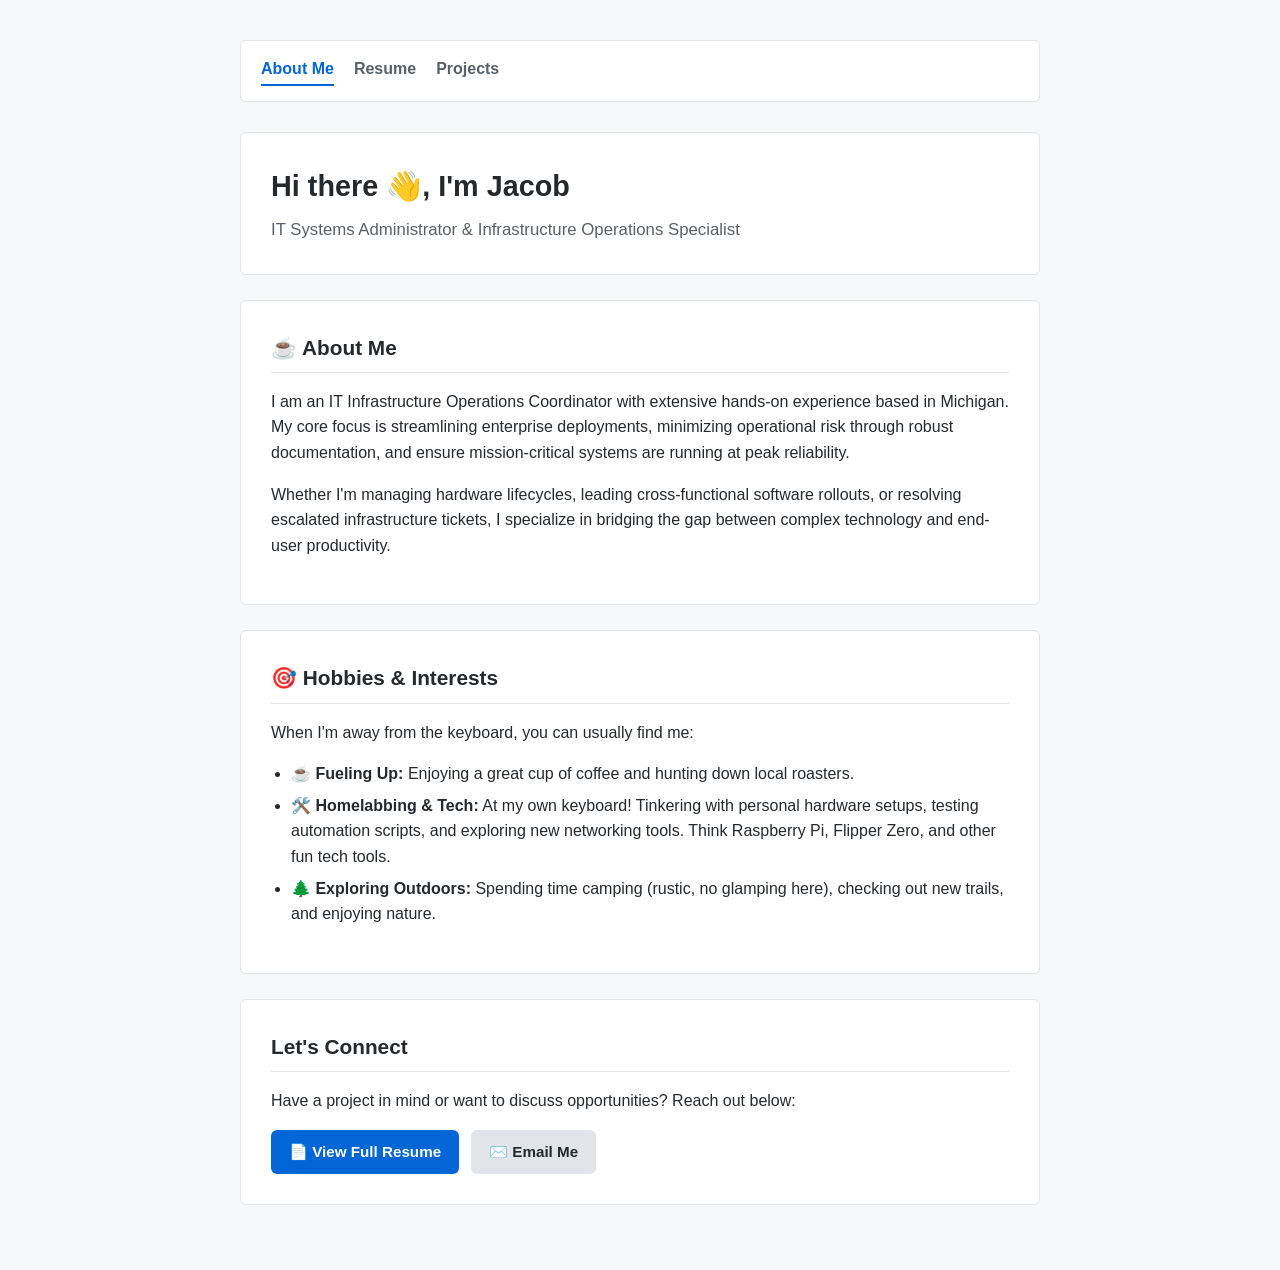
<file: index.html>
<!DOCTYPE html>
<html lang="en">
<head>
    <meta charset="UTF-8">
    <meta name="viewport" content="width=device-width, initial-scale=1.0">
    <title>Jacob Tutak - About Me</title>
    <link rel="stylesheet" href="style.css">
</head>
<body>
    <nav>
        <a href="index.html" class="active">About Me</a>
        <a href="resume.html">Resume</a>
        <a href="projects.html">Projects</a>
    </nav>

    <header>
        <h1>Hi there 👋, I'm Jacob</h1>
        <p class="tagline">IT Systems Administrator & Infrastructure Operations Specialist</p>
    </header>

    <main>
        <div class="card">
            <h2>☕ About Me</h2>
            <p>I am an IT Infrastructure Operations Coordinator with extensive hands-on experience based in Michigan. My core focus is streamlining enterprise deployments, minimizing operational risk through robust documentation, and ensure mission-critical systems are running at peak reliability.</p>
            <p>Whether I'm managing hardware lifecycles, leading cross-functional software rollouts, or resolving escalated infrastructure tickets, I specialize in bridging the gap between complex technology and end-user productivity.</p>
        </div>

        <div class="card">
            <h2>🎯 Hobbies & Interests</h2>
            <p>When I'm away from the keyboard, you can usually find me:</p>
            <ul>
                <li><strong>☕ Fueling Up:</strong> Enjoying a great cup of coffee and hunting down local roasters.</li>
                <li><strong>🛠️ Homelabbing & Tech:</strong> At my own keyboard! Tinkering with personal hardware setups, testing automation scripts, and exploring new networking tools. Think Raspberry Pi, Flipper Zero, and other fun tech tools.</li>
                <li><strong>🌲 Exploring Outdoors:</strong> Spending time camping (rustic, no glamping here), checking out new trails, and enjoying nature.</li>
            </ul>
        </div>

        <div class="card">
            <h2>Let's Connect</h2>
            <p>Have a project in mind or want to discuss opportunities? Reach out below:</p>
            <div class="button-group">
                <a href="resume.html" class="btn">📄 View Full Resume</a>
                <a href="mailto:jtutak@proton.me" class="btn btn-secondary">✉️ Email Me</a>
            </div>
        </div>
    </main>
</body>
</html>
</file>
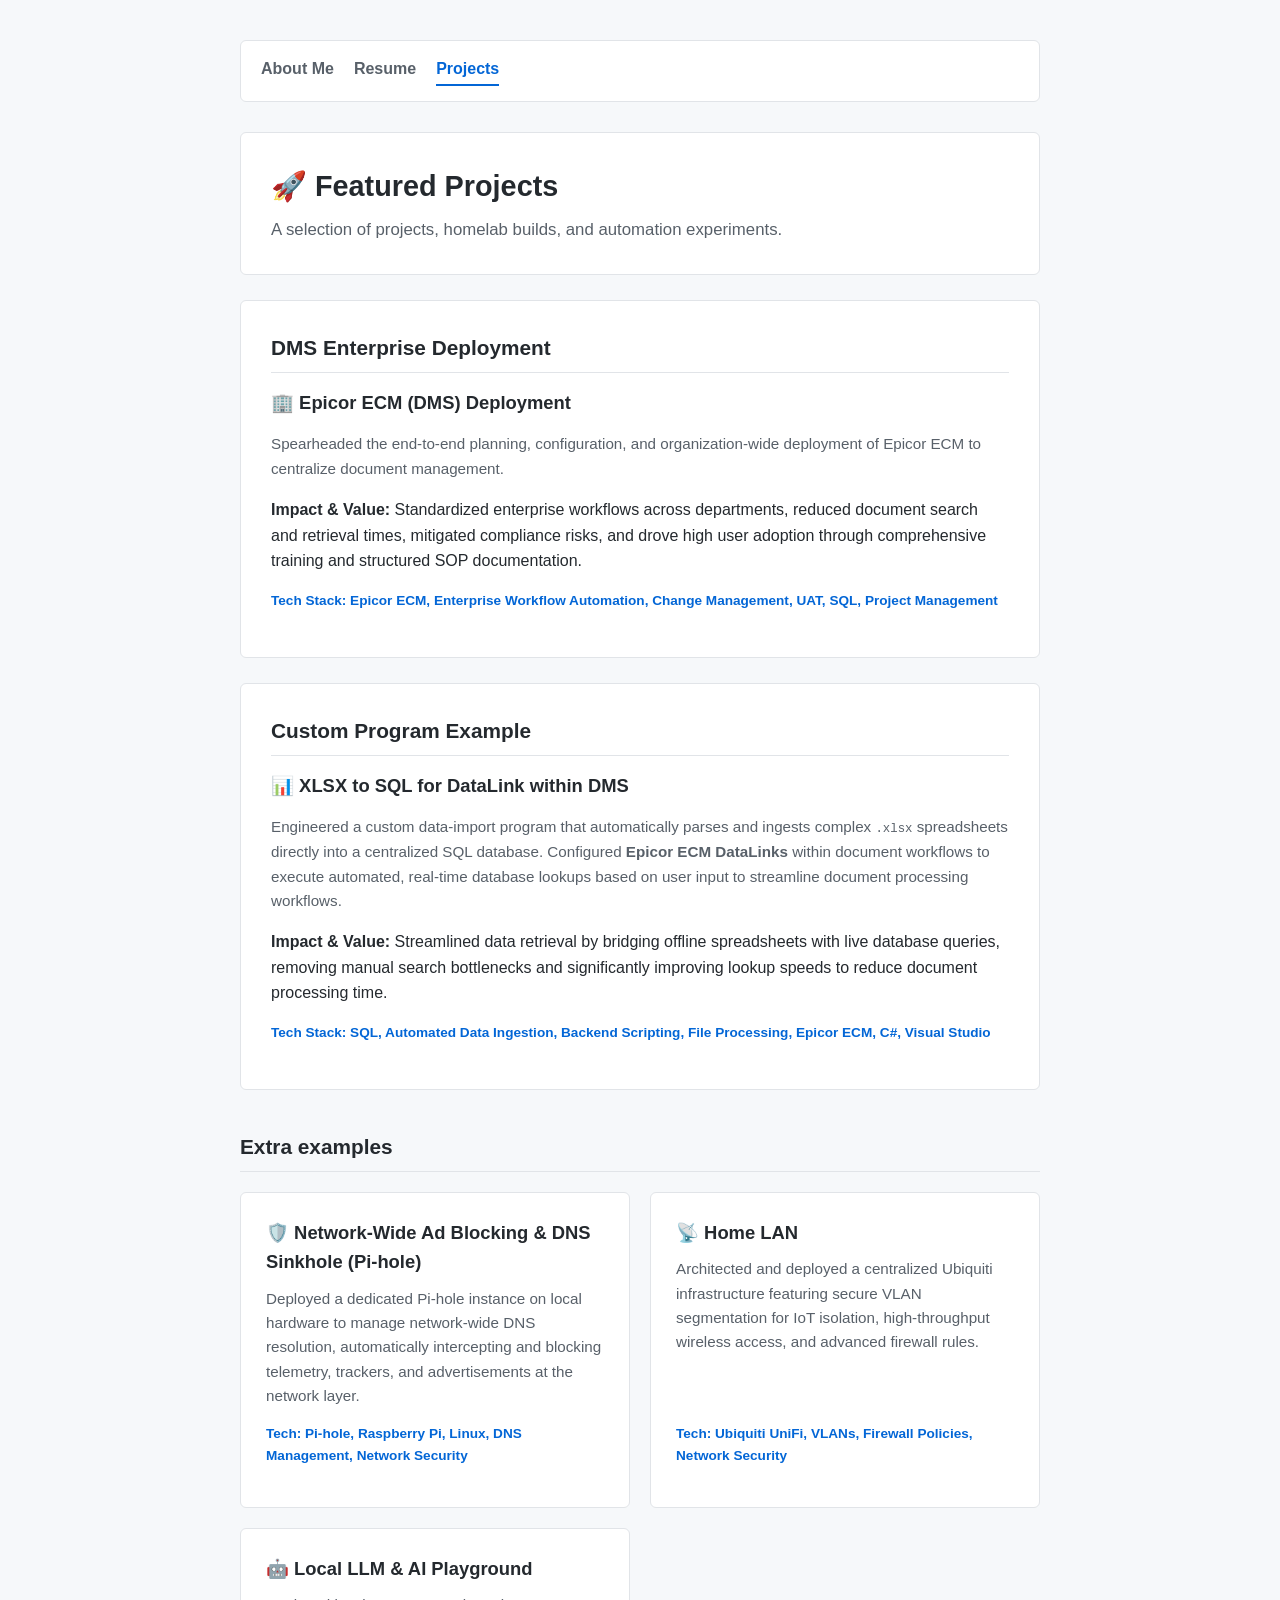
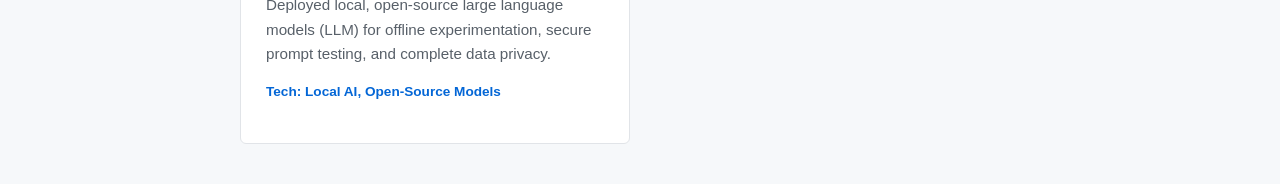
<file: projects.html>
<!DOCTYPE html>
<html lang="en">
<head>
    <meta charset="UTF-8">
    <meta name="viewport" content="width=device-width, initial-scale=1.0">
    <title>Jacob Tutak - Project Examples</title>
    <link rel="stylesheet" href="style.css">
</head>
<body>
    <nav>
        <a href="index.html">About Me</a>
        <a href="resume.html">Resume</a>
        <a href="projects.html" class="active">Projects</a>
    </nav>

    <header>
        <h1>🚀 Featured Projects</h1>
        <p class="tagline">A selection of projects, homelab builds, and automation experiments.</p>
    </header>

    <main>
        <div class="card">
            <h2>DMS Enterprise Deployment</h2>
            <div class="project-title">🏢 Epicor ECM (DMS) Deployment</div>
            <p class="project-desc">Spearheaded the end-to-end planning, configuration, and organization-wide deployment of Epicor ECM to centralize document management.</p>
            <p><strong>Impact & Value:</strong> Standardized enterprise workflows across departments, reduced document search and retrieval times, mitigated compliance risks, and drove high user adoption through comprehensive training and structured SOP documentation.</p>
            <p class="project-tech">Tech Stack: Epicor ECM, Enterprise Workflow Automation, Change Management, UAT, SQL, Project Management</p>
        </div>

        <div class="card">
            <h2>Custom Program Example</h2>
            <div class="project-title">📊 XLSX to SQL for DataLink within DMS</div>
            <p class="project-desc">Engineered a custom data-import program that automatically parses and ingests complex <code>.xlsx</code> spreadsheets directly into a centralized SQL database. Configured <strong>Epicor ECM DataLinks</strong> within document workflows to execute automated, real-time database lookups based on user input to streamline document processing workflows.</p></p>
            <p><strong>Impact & Value:</strong> Streamlined data retrieval by bridging offline spreadsheets with live database queries, removing manual search bottlenecks and significantly improving lookup speeds to reduce document processing time.</p>
            <p class="project-tech">Tech Stack: SQL, Automated Data Ingestion, Backend Scripting, File Processing, Epicor ECM, C#, Visual Studio</p>
        </div>

        <h2 style="margin-top: 40px;">Extra examples</h2>
        <div class="project-grid">
            <div class="project-card">
                <div>
                    <div class="project-title">🛡️ Network-Wide Ad Blocking & DNS Sinkhole (Pi-hole)</div>
                    <div class="project-desc">Deployed a dedicated Pi-hole instance on local hardware to manage network-wide DNS resolution, automatically intercepting and blocking telemetry, trackers, and advertisements at the network layer.</div>
                </div>
                <div class="project-tech">Tech: Pi-hole, Raspberry Pi, Linux, DNS Management, Network Security</div>
            </div>

            <div class="project-card">
                <div>
                    <div class="project-title">📡 Home LAN</div>
                    <div class="project-desc">Architected and deployed a centralized Ubiquiti infrastructure featuring secure VLAN segmentation for IoT isolation, high-throughput wireless access, and advanced firewall rules.</div>
                </div>
                <div class="project-tech">Tech: Ubiquiti UniFi, VLANs, Firewall Policies, Network Security</div>
            </div>

            <div class="project-card">
                <div>
                    <div class="project-title">🤖 Local LLM & AI Playground</div>
                    <div class="project-desc">Deployed local, open-source large language models (LLM) for offline experimentation, secure prompt testing, and complete data privacy.</div>
                </div>
                <div class="project-tech">Tech: Local AI, Open-Source Models</div>
            </div>
        </div>
    </main>
</body>
</html>
</file>
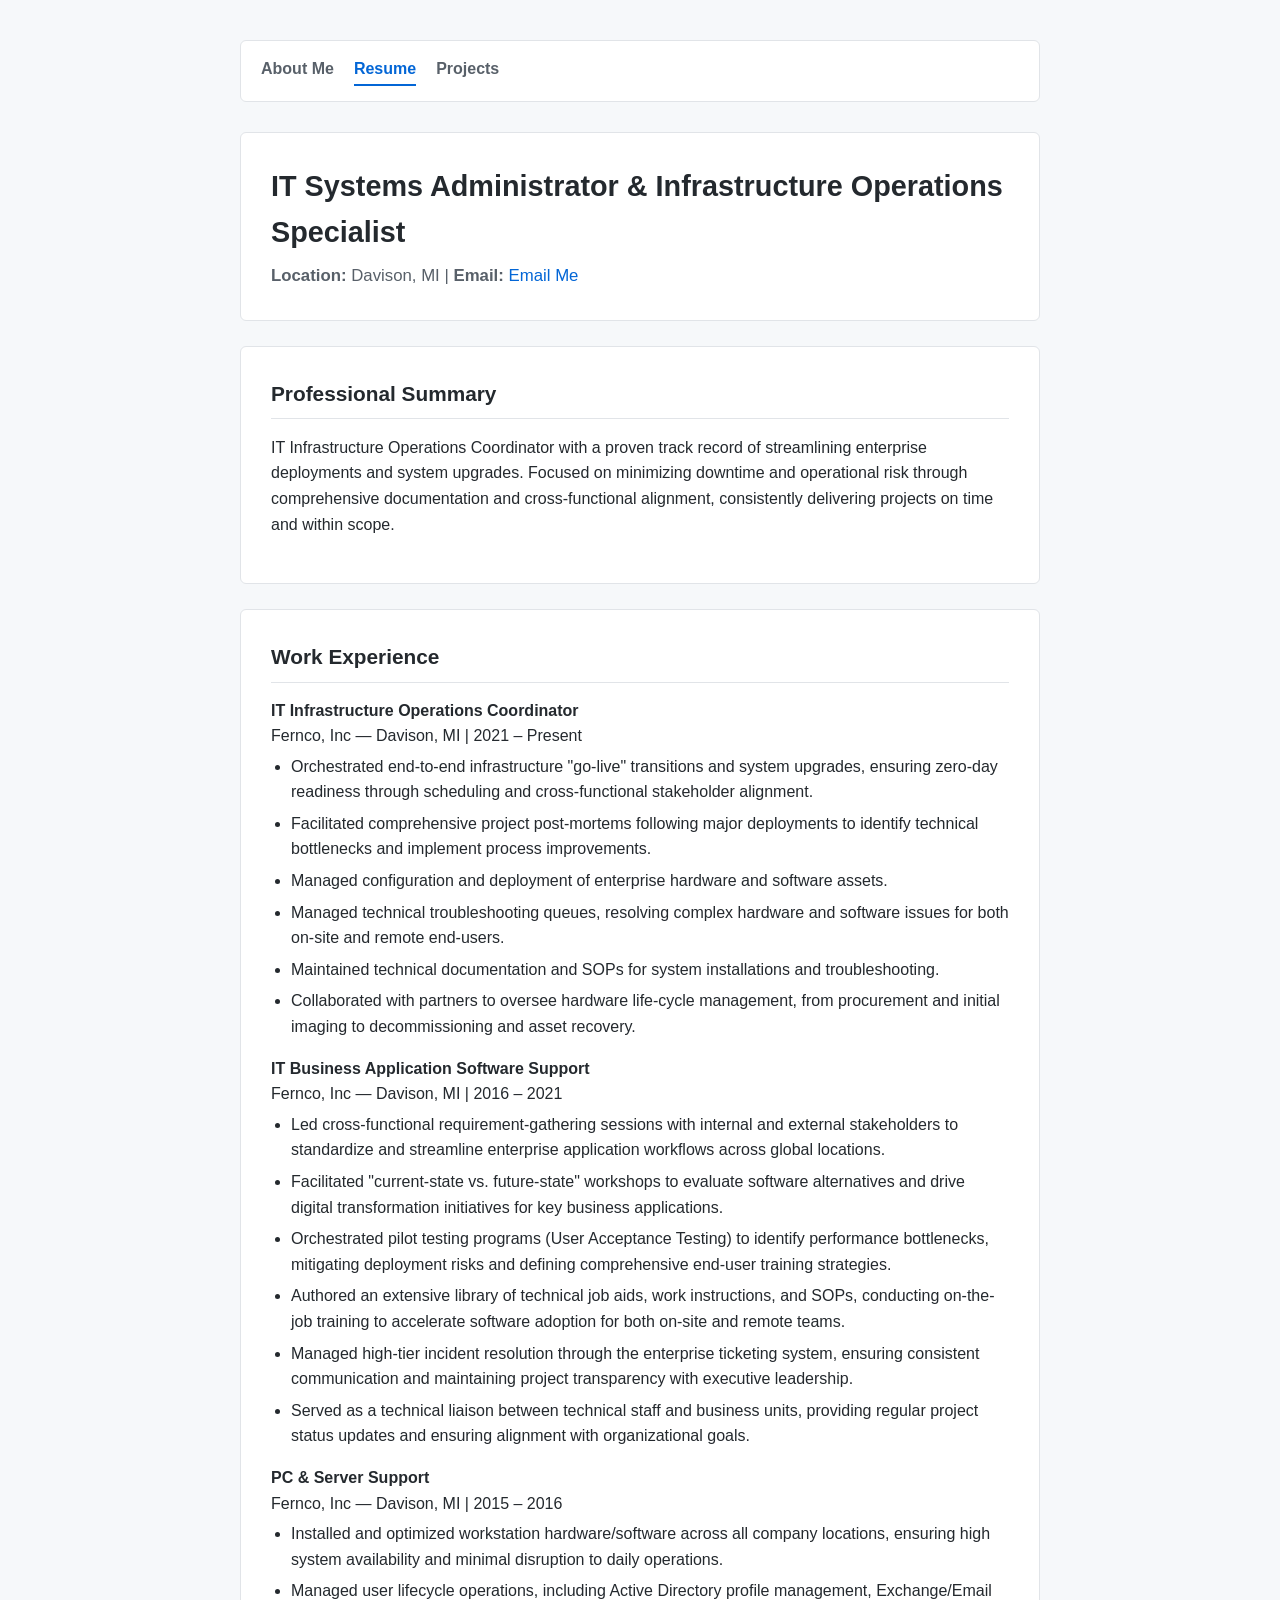
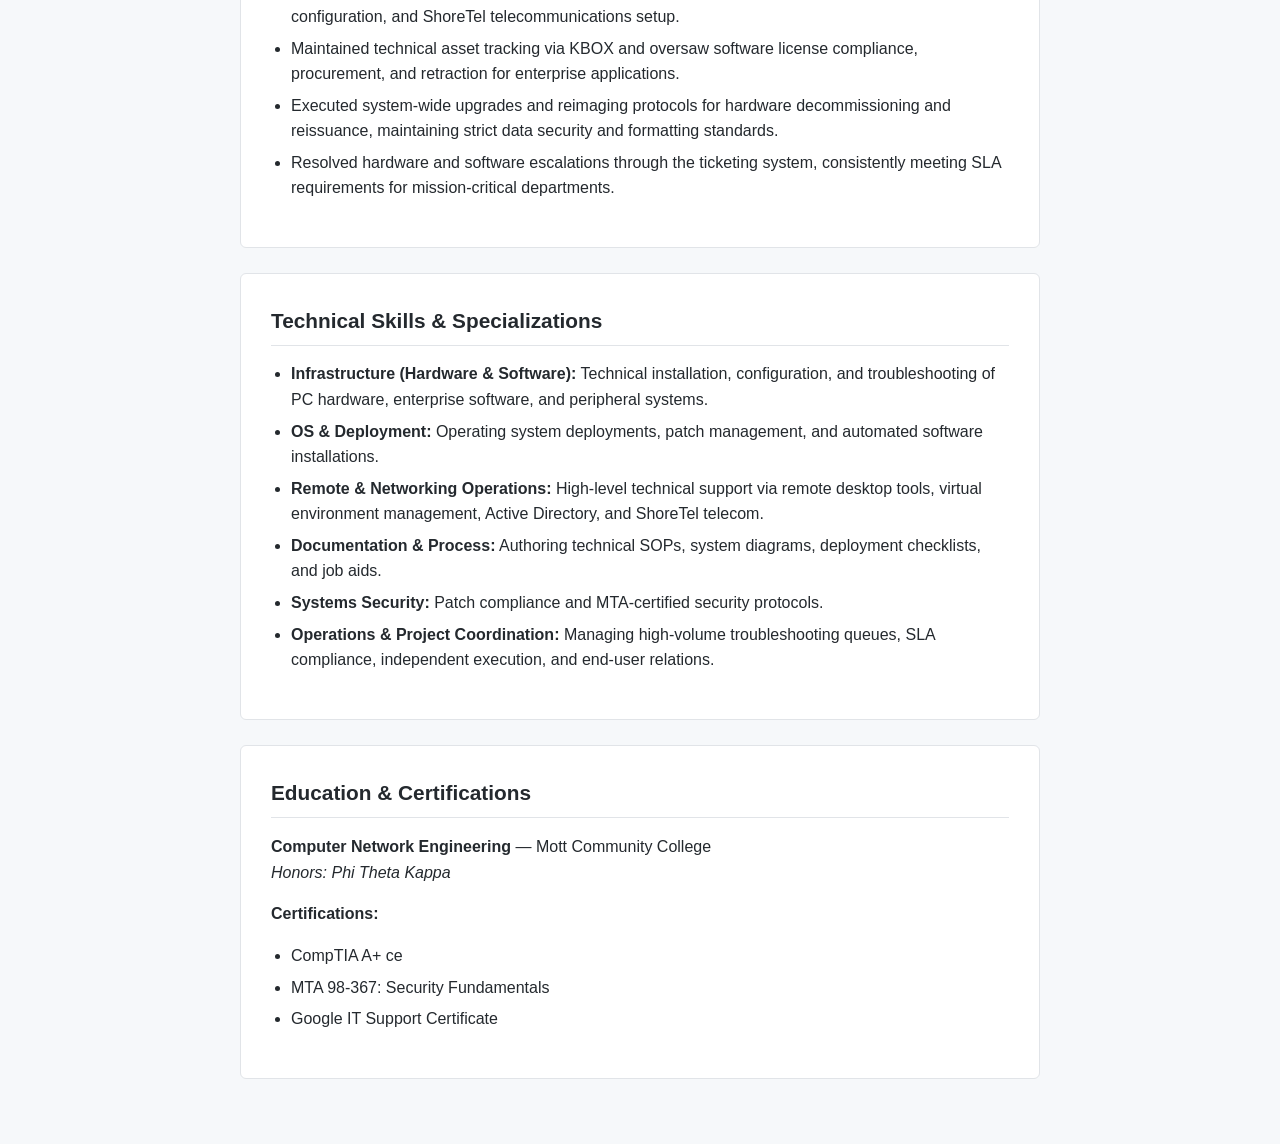
<file: resume.html>
<!DOCTYPE html>
<html lang="en">
<head>
    <meta charset="UTF-8">
    <meta name="viewport" content="width=device-width, initial-scale=1.0">
    <title>Jacob Tutak - Resume</title>
    <!-- external CSS file -->
    <link rel="stylesheet" href="style.css">
</head>
<body>
    <nav>
        <a href="index.html">About Me</a>
        <a href="resume.html" class="active">Resume</a>
        <a href="projects.html">Projects</a>
    </nav>

    <header>
        <h1>IT Systems Administrator & Infrastructure Operations Specialist</h1>
        <p class="tagline"><strong>Location:</strong> Davison, MI | <strong>Email:</strong> <a href="mailto:jtutak@proton.me">Email Me</a></p>
    </header>

    <main>
        <div class="card">
            <h2>Professional Summary</h2>
            <p>IT Infrastructure Operations Coordinator with a proven track record of streamlining enterprise deployments and system upgrades. Focused on minimizing downtime and operational risk through comprehensive documentation and cross-functional alignment, consistently delivering projects on time and within scope.</p>
        </div>

        <div class="card">
            <h2>Work Experience</h2>
            
            <strong><div class="job-title">IT Infrastructure Operations Coordinator</div></strong>
            <div class="job-company">Fernco, Inc — Davison, MI | 2021 – Present</div>
            <ul>
                <li>Orchestrated end-to-end infrastructure "go-live" transitions and system upgrades, ensuring zero-day readiness through scheduling and cross-functional stakeholder alignment.</li>
                <li>Facilitated comprehensive project post-mortems following major deployments to identify technical bottlenecks and implement process improvements.</li>
                <li>Managed configuration and deployment of enterprise hardware and software assets.</li>
                <li>Managed technical troubleshooting queues, resolving complex hardware and software issues for both on-site and remote end-users.</li>
                <li>Maintained technical documentation and SOPs for system installations and troubleshooting.</li>
                <li>Collaborated with partners to oversee hardware life-cycle management, from procurement and initial imaging to decommissioning and asset recovery.</li>
            </ul>

            <strong><div class="job-title">IT Business Application Software Support</div></strong>
            <div class="job-company">Fernco, Inc — Davison, MI | 2016 – 2021</div>
            <ul>
                <li>Led cross-functional requirement-gathering sessions with internal and external stakeholders to standardize and streamline enterprise application workflows across global locations.</li>
                <li>Facilitated "current-state vs. future-state" workshops to evaluate software alternatives and drive digital transformation initiatives for key business applications.</li>
                <li>Orchestrated pilot testing programs (User Acceptance Testing) to identify performance bottlenecks, mitigating deployment risks and defining comprehensive end-user training strategies.</li>
                <li>Authored an extensive library of technical job aids, work instructions, and SOPs, conducting on-the-job training to accelerate software adoption for both on-site and remote teams.</li>
                <li>Managed high-tier incident resolution through the enterprise ticketing system, ensuring consistent communication and maintaining project transparency with executive leadership.</li>
                <li>Served as a technical liaison between technical staff and business units, providing regular project status updates and ensuring alignment with organizational goals.</li>
            </ul>

            <strong><div class="job-title">PC & Server Support</div></strong>
            <div class="job-company">Fernco, Inc — Davison, MI | 2015 – 2016</div>
            <ul>
                <li>Installed and optimized workstation hardware/software across all company locations, ensuring high system availability and minimal disruption to daily operations.</li>
                <li>Managed user lifecycle operations, including Active Directory profile management, Exchange/Email configuration, and ShoreTel telecommunications setup.</li>
                <li>Maintained technical asset tracking via KBOX and oversaw software license compliance, procurement, and retraction for enterprise applications.</li>
                <li>Executed system-wide upgrades and reimaging protocols for hardware decommissioning and reissuance, maintaining strict data security and formatting standards.</li>
                <li>Resolved hardware and software escalations through the ticketing system, consistently meeting SLA requirements for mission-critical departments.</li>
            </ul>
        </div>

        <div class="card">
            <h2>Technical Skills & Specializations</h2>
            <ul>
                <li><strong>Infrastructure (Hardware & Software):</strong> Technical installation, configuration, and troubleshooting of PC hardware, enterprise software, and peripheral systems.</li>
                <li><strong>OS & Deployment:</strong> Operating system deployments, patch management, and automated software installations.</li>
                <li><strong>Remote & Networking Operations:</strong> High-level technical support via remote desktop tools, virtual environment management, Active Directory, and ShoreTel telecom.</li>
                <li><strong>Documentation & Process:</strong> Authoring technical SOPs, system diagrams, deployment checklists, and job aids.</li>
                <li><strong>Systems Security:</strong> Patch compliance and MTA-certified security protocols.</li>
                <li><strong>Operations & Project Coordination:</strong> Managing high-volume troubleshooting queues, SLA compliance, independent execution, and end-user relations.</li>
            </ul>
        </div>

        <div class="card">
            <h2>Education & Certifications</h2>
            <p><strong>Computer Network Engineering</strong> — Mott Community College<br>
            <em>Honors: Phi Theta Kappa</em></p>
            
            <p><strong>Certifications:</strong></p>
            <ul>
                <li>CompTIA A+ ce</li>
                <li>MTA 98-367: Security Fundamentals</li>
                <li>Google IT Support Certificate</li>
            </ul>
        </div>
    </main>
</body>
</html>
</file>
<file: style.css>
:root {
    --primary: #0366d6;
    --text-main: #24292e;
    --text-muted: #586069;
    --bg-body: #f6f8fa;
    --bg-card: #ffffff;
    --border-color: #e1e4e8;
}

body { 
    font-family: -apple-system, BlinkMacSystemFont, "Segoe UI", Roboto, Helvetica, Arial, sans-serif; 
    max-width: 800px; 
    margin: 0 auto; 
    padding: 40px 20px; 
    line-height: 1.6; 
    color: var(--text-main); 
    background: var(--bg-body); 
}

/* Navigation Bar */
nav { 
    background: var(--bg-card);
    padding: 15px 20px;
    border-radius: 6px;
    border: 1px solid var(--border-color);
    margin-bottom: 30px;
    display: flex;
    gap: 20px;
}
nav a { 
    text-decoration: none; 
    font-weight: 600; 
    color: var(--text-muted); 
    transition: color 0.2s;
}
nav a:hover { color: var(--primary); }
nav a.active { 
    color: var(--primary); 
    border-bottom: 2px solid var(--primary); 
    padding-bottom: 2px; 
}

/* Headers & Containers */
header { 
    background: var(--bg-card);
    padding: 30px;
    border-radius: 6px;
    border: 1px solid var(--border-color);
    margin-bottom: 25px; 
}
h1 { margin: 0 0 8px 0; font-size: 1.8em; color: var(--text-main); }
.tagline { color: var(--text-muted); font-size: 1.05em; margin: 0; }

.card { 
    background: var(--bg-card); 
    padding: 30px; 
    border-radius: 6px; 
    border: 1px solid var(--border-color); 
    margin-bottom: 25px; 
}
h2 { margin-top: 0; color: var(--text-main); font-size: 1.3em; border-bottom: 1px solid var(--border-color); padding-bottom: 8px; margin-bottom: 15px; }

ul { margin-top: 5px; padding-left: 20px; color: var(--text-main); }
li { margin-bottom: 6px; }

a { color: var(--primary); text-decoration: none; }
a:hover { text-decoration: underline; }

/* Action Buttons Grid */
.button-group {
    display: flex;
    gap: 12px;
    flex-wrap: wrap;
    margin-top: 15px;
}
.btn {
    display: inline-block;
    background: var(--primary);
    color: white;
    padding: 10px 18px;
    border-radius: 6px;
    font-weight: 600;
    font-size: 0.95em;
    text-decoration: none;
    transition: opacity 0.2s;
}
.btn:hover {
    opacity: 0.9;
    text-decoration: none;
}
.btn-secondary {
    background: #e1e4e8;
    color: var(--text-main);
}

/* Projects Grid Styles */
.project-grid {
    display: grid;
    grid-template-columns: repeat(auto-fill, minmax(300px, 1fr));
    gap: 20px;
    margin-top: 20px;
}
.project-card {
    background: var(--bg-card);
    border: 1px solid var(--border-color);
    border-radius: 6px;
    padding: 25px;
    display: flex;
    flex-direction: column;
    justify-content: space-between;
}
.project-title {
    font-size: 1.15em;
    font-weight: 700;
    margin-bottom: 10px;
    color: var(--text-main);
}
.project-desc {
    color: var(--text-muted);
    font-size: 0.95em;
    margin-bottom: 15px;
    flex-grow: 1;
}
.project-tech {
    font-size: 0.85em;
    color: var(--primary);
    font-weight: 600;
    margin-bottom: 15px;
}
</file>
